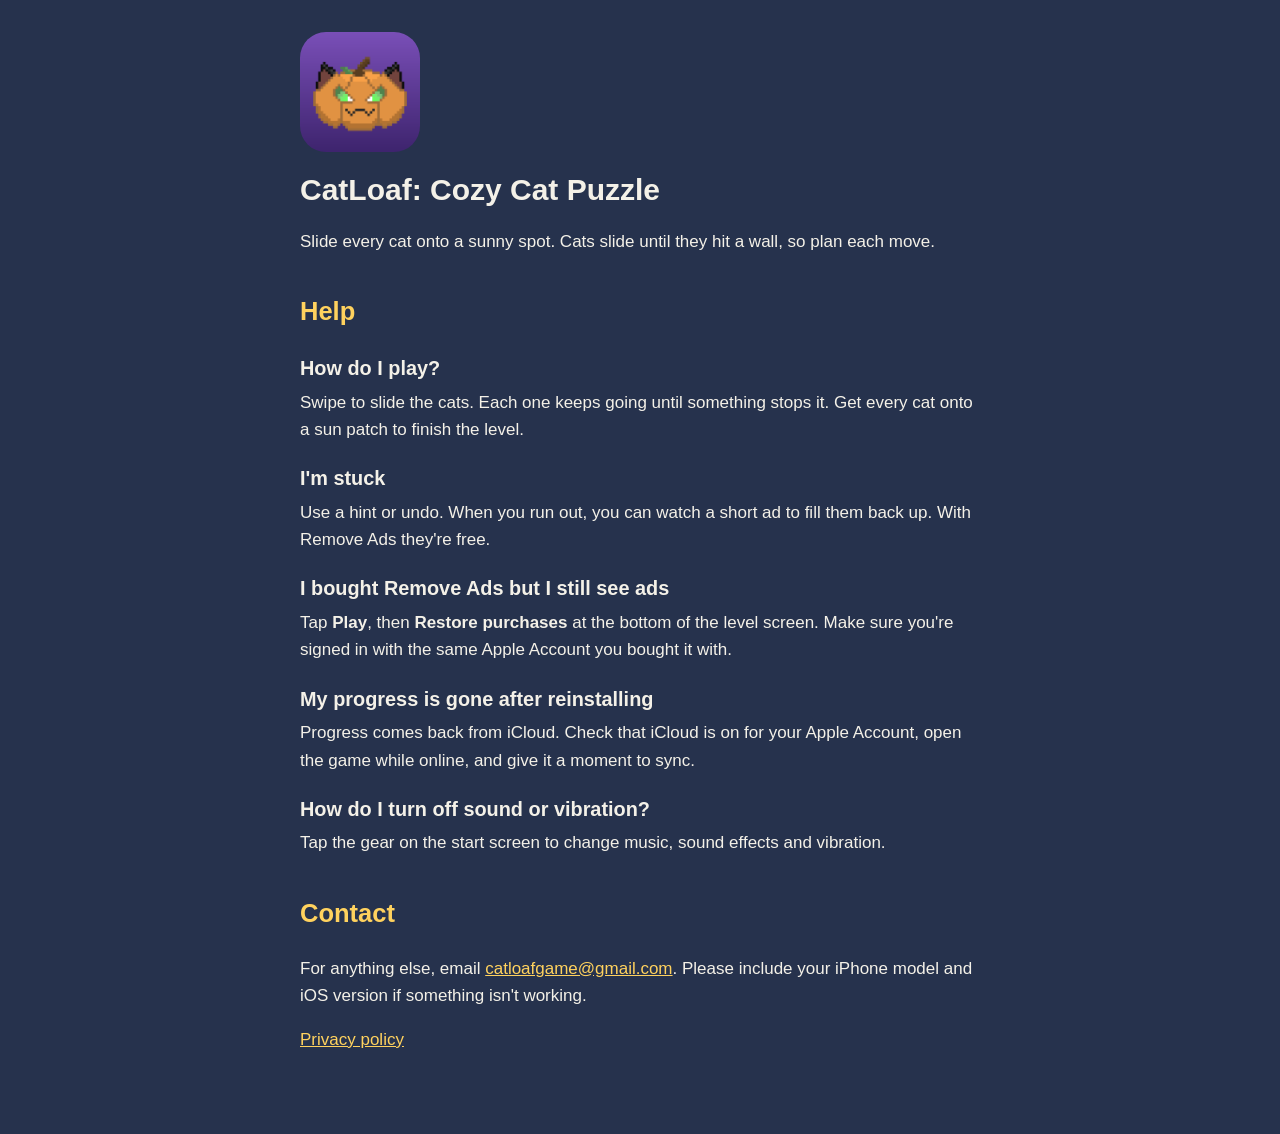
<file: index.html>
<!doctype html>
<html lang="en">
<head>
<meta charset="utf-8">
<meta name="viewport" content="width=device-width, initial-scale=1">
<title>CatLoaf Support</title>
<link rel="stylesheet" href="style.css">
</head>
<body>
<main>
<img class="icon" src="icon.png" alt="CatLoaf app icon" width="120" height="120">
<h1>CatLoaf: Cozy Cat Puzzle</h1>
<p>Slide every cat onto a sunny spot. Cats slide until they hit a wall, so plan each move.</p>

<h2>Help</h2>
<h3>How do I play?</h3>
<p>Swipe to slide the cats. Each one keeps going until something stops it. Get every cat onto a sun patch to finish the level.</p>
<h3>I'm stuck</h3>
<p>Use a hint or undo. When you run out, you can watch a short ad to fill them back up. With Remove Ads they're free.</p>
<h3>I bought Remove Ads but I still see ads</h3>
<p>Tap <strong>Play</strong>, then <strong>Restore purchases</strong> at the bottom of the level screen. Make sure you're signed in with the same Apple Account you bought it with.</p>
<h3>My progress is gone after reinstalling</h3>
<p>Progress comes back from iCloud. Check that iCloud is on for your Apple Account, open the game while online, and give it a moment to sync.</p>
<h3>How do I turn off sound or vibration?</h3>
<p>Tap the gear on the start screen to change music, sound effects and vibration.</p>

<h2>Contact</h2>
<p>For anything else, email <a href="mailto:catloafgame@gmail.com">catloafgame@gmail.com</a>. Please include your iPhone model and iOS version if something isn't working.</p>

<p class="back"><a href="privacy.html">Privacy policy</a></p>
</main>
</body>
</html>
</file>
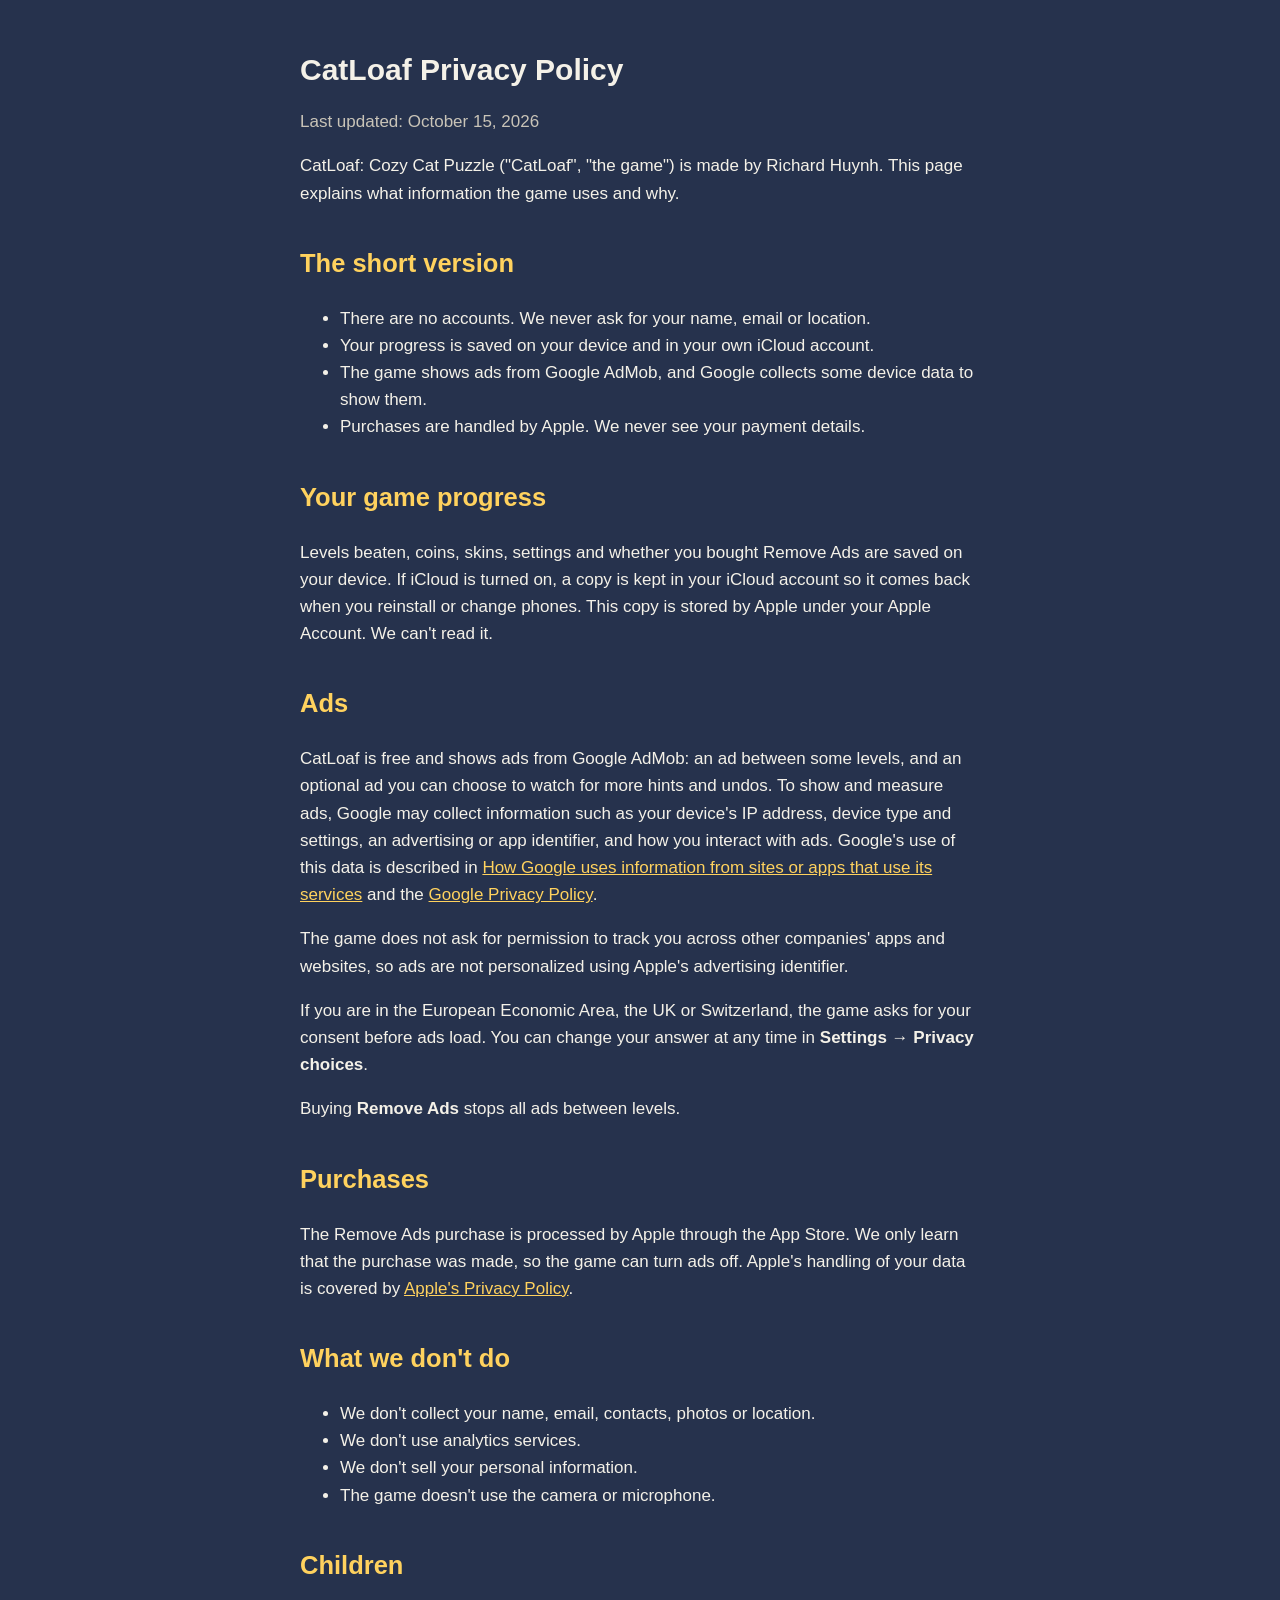
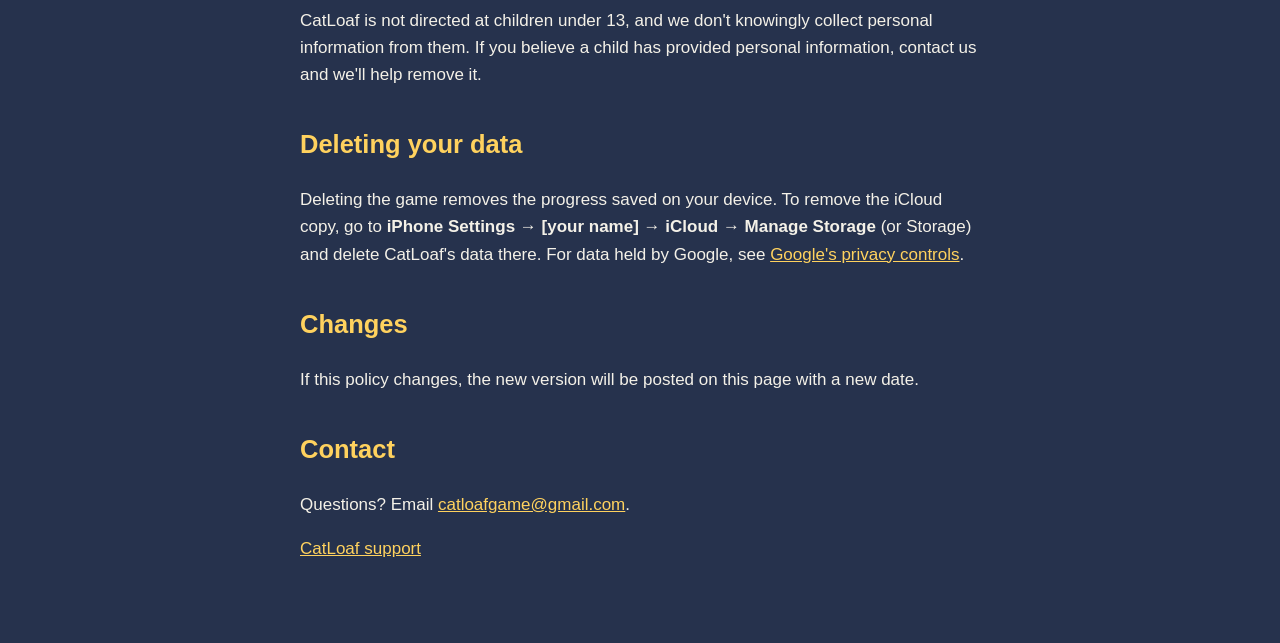
<file: privacy.html>
<!doctype html>
<html lang="en">
<head>
<meta charset="utf-8">
<meta name="viewport" content="width=device-width, initial-scale=1">
<title>CatLoaf Privacy Policy</title>
<link rel="stylesheet" href="style.css">
</head>
<body>
<main>
<h1>CatLoaf Privacy Policy</h1>
<p class="date">Last updated: October 15, 2026</p>

<p>CatLoaf: Cozy Cat Puzzle ("CatLoaf", "the game") is made by Richard Huynh. This page explains what information the game uses and why.</p>

<h2>The short version</h2>
<ul>
<li>There are no accounts. We never ask for your name, email or location.</li>
<li>Your progress is saved on your device and in your own iCloud account.</li>
<li>The game shows ads from Google AdMob, and Google collects some device data to show them.</li>
<li>Purchases are handled by Apple. We never see your payment details.</li>
</ul>

<h2>Your game progress</h2>
<p>Levels beaten, coins, skins, settings and whether you bought Remove Ads are saved on your device. If iCloud is turned on, a copy is kept in your iCloud account so it comes back when you reinstall or change phones. This copy is stored by Apple under your Apple Account. We can't read it.</p>

<h2>Ads</h2>
<p>CatLoaf is free and shows ads from Google AdMob: an ad between some levels, and an optional ad you can choose to watch for more hints and undos. To show and measure ads, Google may collect information such as your device's IP address, device type and settings, an advertising or app identifier, and how you interact with ads. Google's use of this data is described in <a href="https://policies.google.com/technologies/partner-sites">How Google uses information from sites or apps that use its services</a> and the <a href="https://policies.google.com/privacy">Google Privacy Policy</a>.</p>
<p>The game does not ask for permission to track you across other companies' apps and websites, so ads are not personalized using Apple's advertising identifier.</p>
<p>If you are in the European Economic Area, the UK or Switzerland, the game asks for your consent before ads load. You can change your answer at any time in <strong>Settings → Privacy choices</strong>.</p>
<p>Buying <strong>Remove Ads</strong> stops all ads between levels.</p>

<h2>Purchases</h2>
<p>The Remove Ads purchase is processed by Apple through the App Store. We only learn that the purchase was made, so the game can turn ads off. Apple's handling of your data is covered by <a href="https://www.apple.com/legal/privacy/">Apple's Privacy Policy</a>.</p>

<h2>What we don't do</h2>
<ul>
<li>We don't collect your name, email, contacts, photos or location.</li>
<li>We don't use analytics services.</li>
<li>We don't sell your personal information.</li>
<li>The game doesn't use the camera or microphone.</li>
</ul>

<h2>Children</h2>
<p>CatLoaf is not directed at children under 13, and we don't knowingly collect personal information from them. If you believe a child has provided personal information, contact us and we'll help remove it.</p>

<h2>Deleting your data</h2>
<p>Deleting the game removes the progress saved on your device. To remove the iCloud copy, go to <strong>iPhone Settings → [your name] → iCloud → Manage Storage</strong> (or Storage) and delete CatLoaf's data there. For data held by Google, see <a href="https://policies.google.com/privacy">Google's privacy controls</a>.</p>

<h2>Changes</h2>
<p>If this policy changes, the new version will be posted on this page with a new date.</p>

<h2>Contact</h2>
<p>Questions? Email <a href="mailto:catloafgame@gmail.com">catloafgame@gmail.com</a>.</p>

<p class="back"><a href="index.html">CatLoaf support</a></p>
</main>
</body>
</html>
</file>
<file: style.css>
:root { --bg: #26324D; --text: #F4F1E8; --muted: #C9C4B8; --accent: #FFD25E; }
body { margin: 0; background: var(--bg); color: var(--text); font: 17px/1.6 -apple-system, BlinkMacSystemFont, "Segoe UI", sans-serif; }
main { max-width: 680px; margin: 0 auto; padding: 32px 16px 64px; }
h1 { font-size: 30px; line-height: 1.2; }
h2 { margin-top: 36px; color: var(--accent); }
h3 { margin-bottom: 4px; }
h3 + p { margin-top: 0; }
a { color: var(--accent); }
.date, .back { color: var(--muted); }
.icon { display: block; border-radius: 26px; }
</file>
